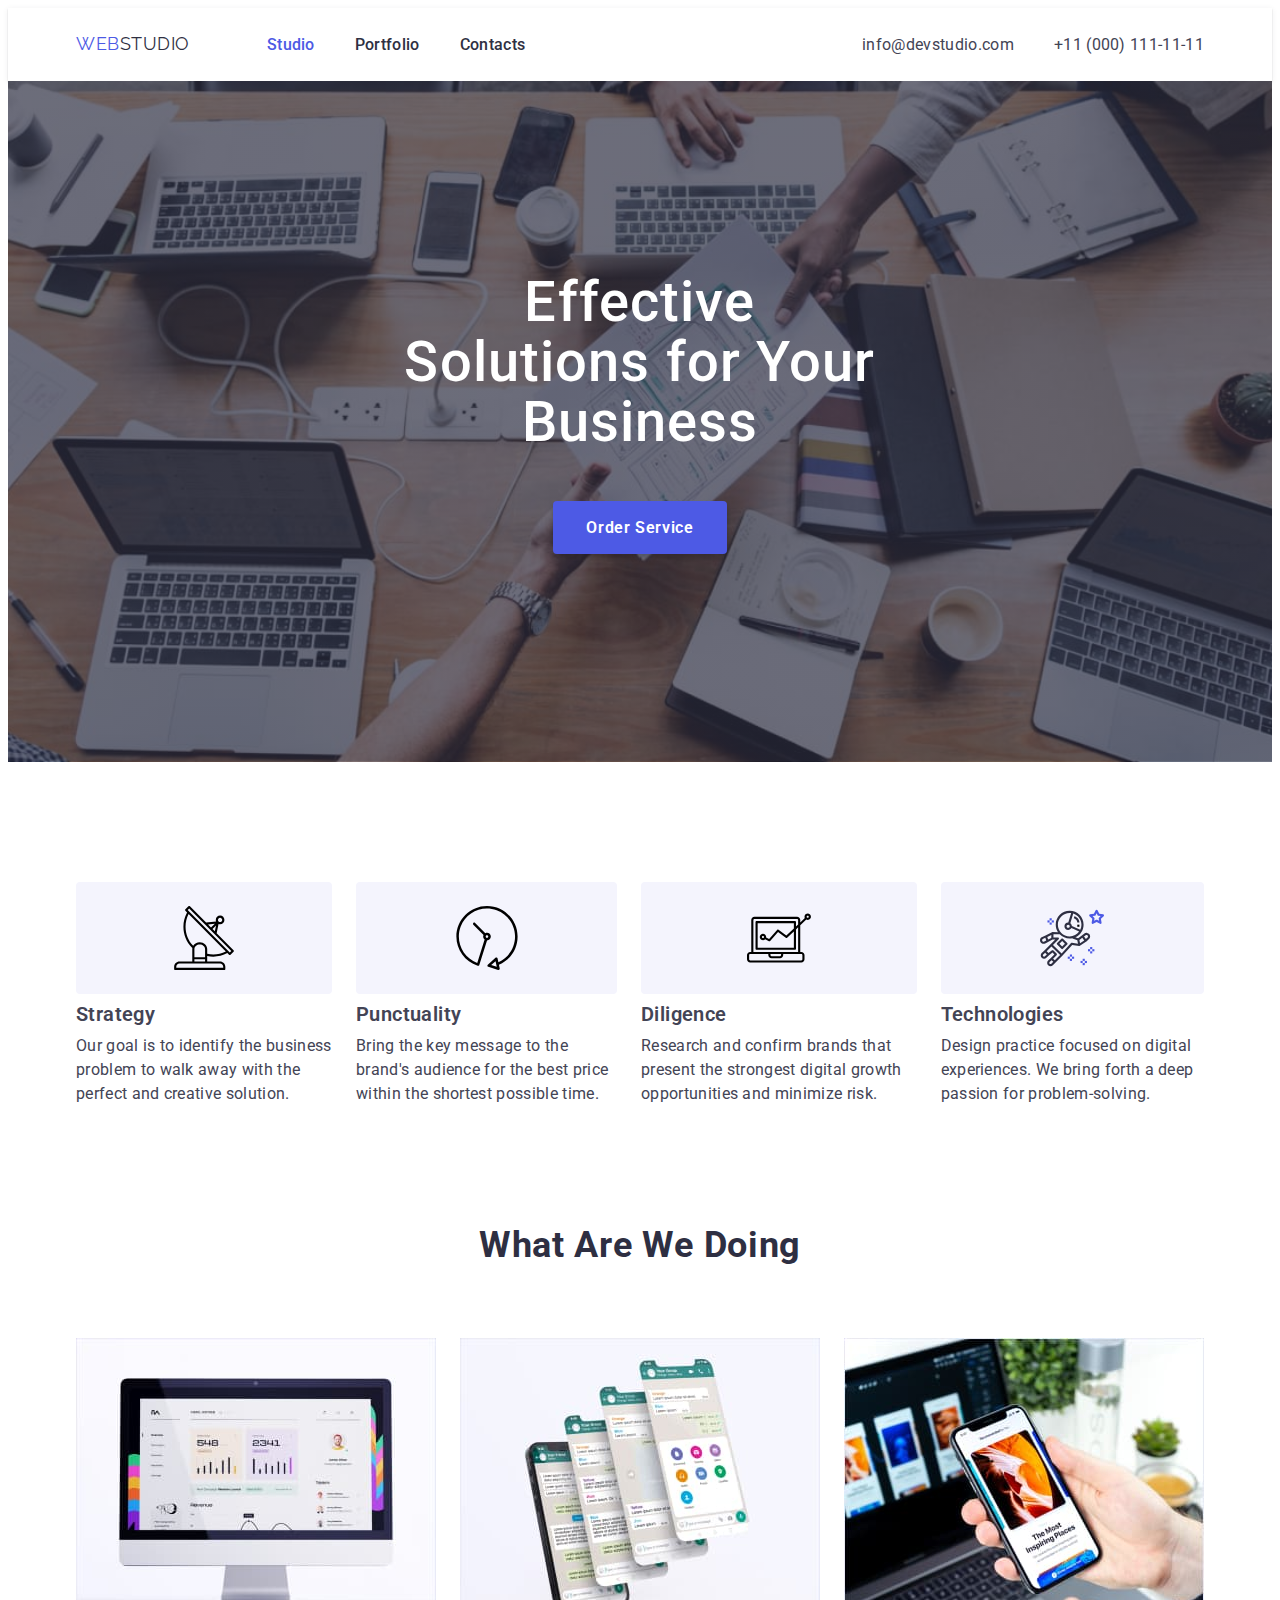
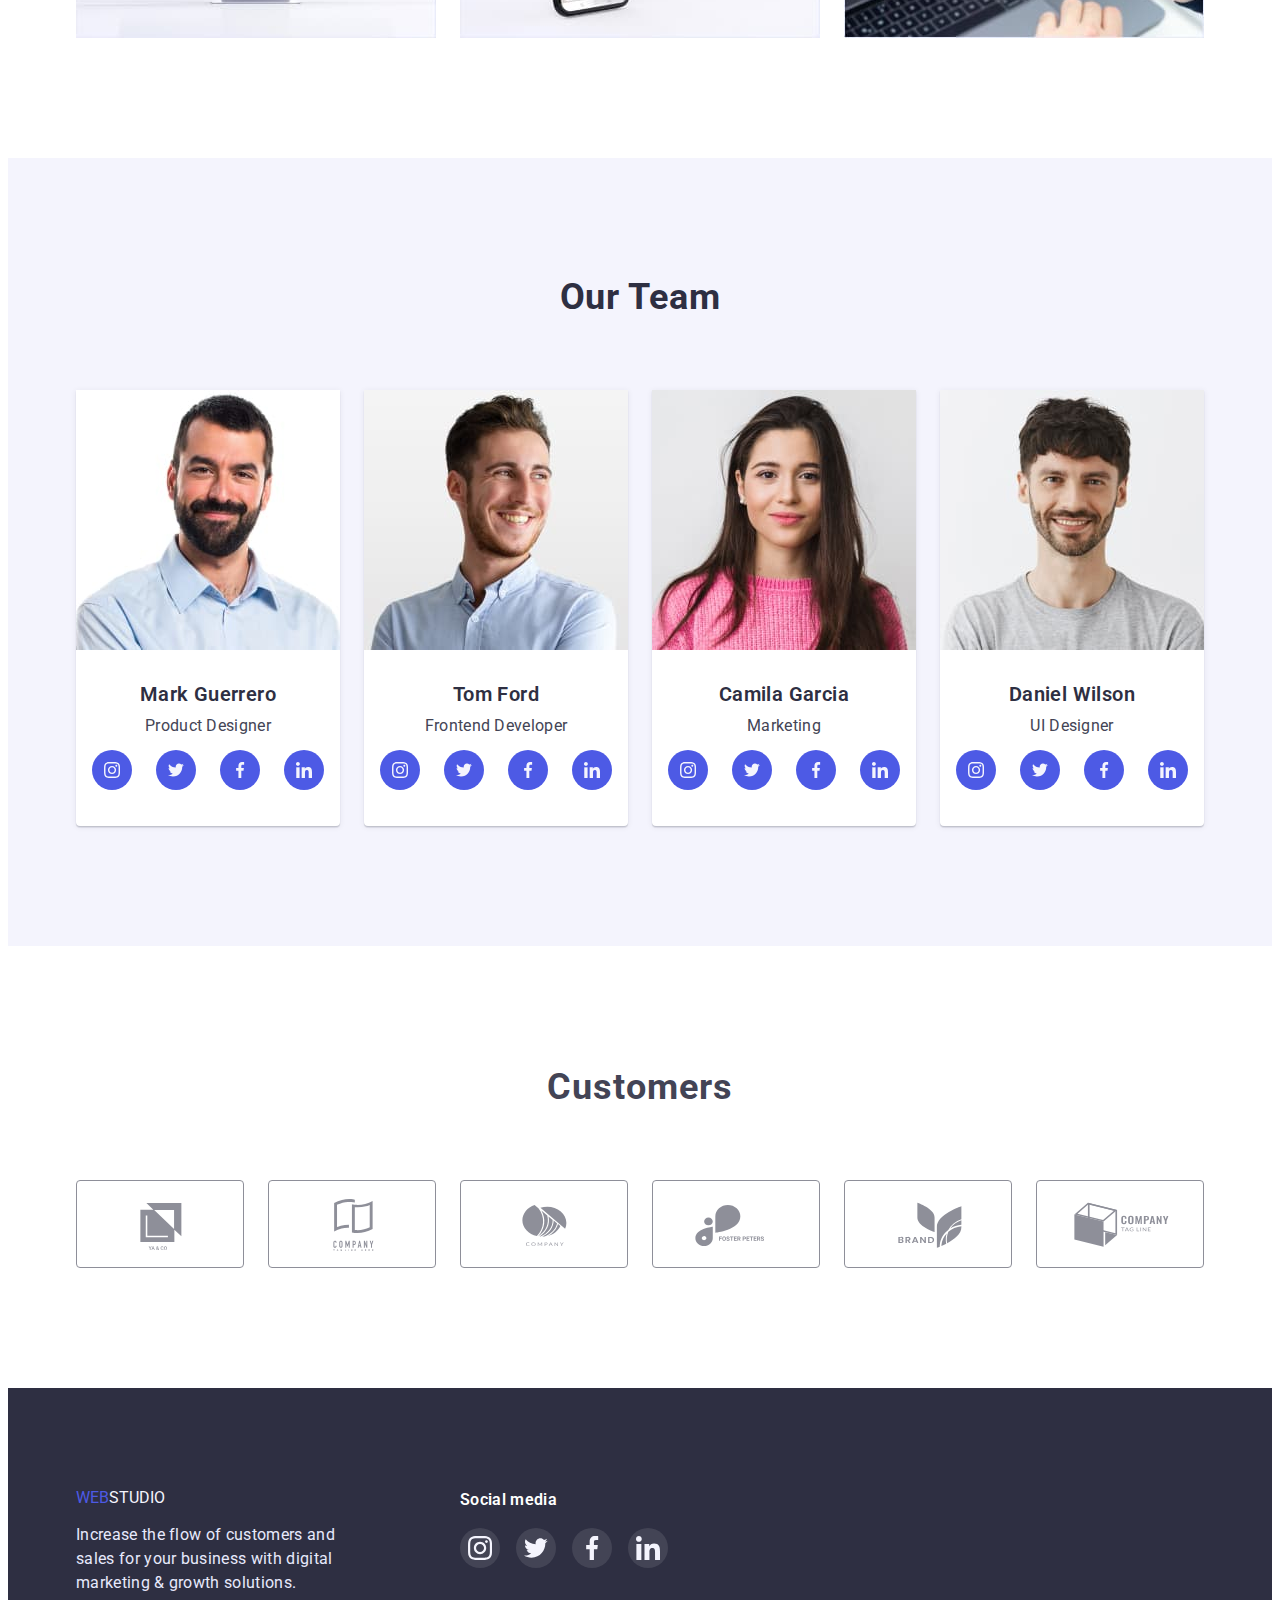
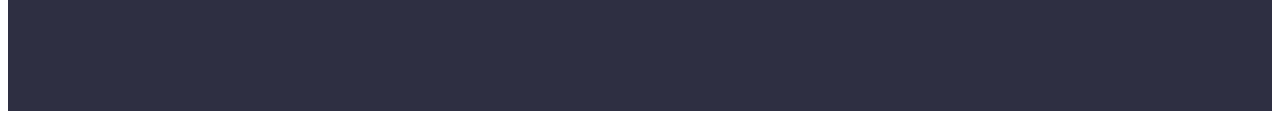
<file: index.html>
<!DOCTYPE html>
<html lang="en">
<head>
    <meta charset="UTF-8">
    <meta http-equiv="X-UA-Compatible" content="IE=edge">
    <meta name="viewport" content="width=device-width, initial-scale=1.0">
    <title>WEBSTUDIO</title>
    

    <link rel="preconnect" href="https://fonts.googleapis.com">
    <link rel="preconnect" href="https://fonts.gstatic.com" crossorigin>
    <link href="https://fonts.googleapis.com/css2?family=Raleway:wght@800&family=Roboto:wght@400;500;700;900&display=swap" rel="stylesheet">
    
    <link rel="stylesheet" href="https://cdnjs.cloudflare.com/ajax/libs/modern-normalize/1.1.0/modern-normalize.min.css" integrity="sha512-wpPYUAdjBVSE4KJnH1VR1HeZfpl1ub8YT/NKx4PuQ5NmX2tKuGu6U/JRp5y+Y8XG2tV+wKQpNHVUX03MfMFn9Q==" crossorigin="anonymous" referrerpolicy="no-referrer" />
    <link rel="stylesheet" href="./css/styles.css">

</head>
<body>
<!-- ==================== HEADER ==================== -->
    <header>
        
        <div class="container">

            <a class="logo link" href="./index.html"><span class="logo-text">WEB</span><span class="logo-text-secondary">STUDIO</span></a>
        
            <nav class="header-nav">
                <ul class="header-lists list">
                    <li class="header-item"><a class="header-link current link" href="./index.html">Studio</a></li>
                    <li class="header-item"><a class="header-link link" href="./portfolio.html">Portfolio</a></li>
                    <li class="header-item"><a class="header-link link" href="#">Contacts</a></li>
                </ul>
            </nav>

            <ul class="header-contacts list">
                <li class="header-contact-list"><a class="header-mail link" href="mailto:info@devstudio.com">info@devstudio.com</a></li>
                <li class="header-contact-list"><a class="header-phone link" href="tel:+11(000)1111111">+11 (000) 111-11-11</a></li>
            </ul>
        </div>
        
    </header>
<!-- ==================== / HEADER / ==================== -->
<!-- ==================== MAIN ==================== -->
    <main>

            <section class="hero">
                <div class="container">
                    <h1 class="hero-title">Effective Solutions for Your Business</h1>
                    <button class="hero-btn" type="button">Order Service</button>
                </div>
            </section>

            <section class="about" >
                <h2 class="visually-hidden">About our Company</h2>
                
                <div class="container">
                    <ul class="about-lists list">
                        <li class="about-item">
                            <div class="about-wrapper">
                                <svg class="about-icon">
                                    <use href="./images/icon.svg#about-1"></use>
                                </svg>
                            </div>
                            <h3 class="about-title">Strategy</h3>
                            <p class="about-text">Our goal is to identify the business
                                problem to walk away with the perfect and creative solution. </p>
                        </li>
                        <li class="about-item">
                            <div class="about-wrapper">
                                <svg class="about-icon">
                                    <use href="./images/icon.svg#about-2"></use>
                                </svg>
                            </div>
                            <h3 class="about-title">Punctuality</h3>
                            <p class="about-text">Bring the key message to the brand's audience for the best price within the shortest possible time.</p>
                        </li>
                        <li class="about-item">
                            <div class="about-wrapper">
                                <svg class="about-icon">
                                    <use href="./images/icon.svg#about-3"></use>
                                </svg>
                            </div>
                            <h3 class="about-title">Diligence</h3>
                            <p class="about-text">Research and confirm brands that present the strongest digital growth opportunities and minimize risk.</p>
                        </li>
                        <li class="about-item">
                            <div class="about-wrapper">
                                <svg class="about-icon">
                                    <use href="./images/icon.svg#about-4"></use>
                                </svg>
                            </div>
                            <h3 class="about-title">Technologies</h3>
                            <p class="about-text">Design practice focused on digital experiences. We bring forth a deep passion for problem-solving.</p>
                        </li>
                    </ul>
                </div>

            </section>


        <section>
            <div class="container">
                <h2 class="doing">What are we doing</h2>
                <ul class="doing-lists list">
                    <li class="doing-item"><img width="360" height="300" src="./images/desktop.jpg" alt="desktop"></li>
                    <li class="doing-item"><img width="360" height="300" src="./images/mobile.jpg" alt="mobile"></li>
                    <li class="doing-item"><img width="360" height="300" src="./images/platform.jpg" alt="platform"></li>
                </ul> 
            </div>
        </section>

        <section class="team-section">
            <div class="container">
                <h2 class="team">Our Team</h2>
                <ul class="team-lists list">
                    <li class="team-item">
                        <img src="./images/mark.jpg" alt="Mark" width="264" height="260">
                        <h3 class="team-title">Mark Guerrero</h3>
                        <p class="team-prof">Product Designer</p>
                        <ul class="list social-list">
                            <li class="social-list-item" >
                                <a class="social-list-link" href="">
                                    <svg class="social-link-icons" >
                                        <use href="./images/icon.svg#instagram" ></use>
                                    </svg>
                                </a>
                            </li>
                            <li class="social-list-item" >
                                <a class="social-list-link" href="">
                                    <svg class="social-link-icons" >
                                        <use href="./images/icon.svg#twitter" ></use>
                                    </svg>
                                </a>
                            </li>
                            <li class="social-list-item" >
                                <a class="social-list-link" href="">
                                    <svg class="social-link-icons" >
                                        <use href="./images/icon.svg#facebook" ></use>
                                    </svg>
                                </a>
                            </li>
                            <li class="social-list-item" >
                                <a class="social-list-link" href="">
                                    <svg class="social-link-icons" >
                                        <use href="./images/icon.svg#linkedin" ></use>
                                    </svg>
                                </a>
                            </li>
                        </ul>   
                    </li>
                    <li class="team-item">
                        <img src="./images/tom.jpg" alt="Tom" width="264" height="260">
                        <h3 class="team-title">Tom Ford</h3>
                        <p class="team-prof">Frontend Developer</p>
                        <ul class="list social-list">
                            <li class="social-list-item" >
                                <a class="social-list-link" href="">
                                    <svg class="social-link-icons" >
                                        <use href="./images/icon.svg#instagram" ></use>
                                    </svg>
                                </a>
                            </li>
                            <li class="social-list-item" >
                                <a class="social-list-link" href="">
                                    <svg class="social-link-icons" >
                                        <use href="./images/icon.svg#twitter" ></use>
                                    </svg>
                                </a>
                            </li>
                            <li class="social-list-item" >
                                <a class="social-list-link" href="">
                                    <svg class="social-link-icons" >
                                        <use href="./images/icon.svg#facebook" ></use>
                                    </svg>
                                </a>
                            </li>
                            <li class="social-list-item" >
                                <a class="social-list-link" href="">
                                    <svg class="social-link-icons" >
                                        <use href="./images/icon.svg#linkedin" ></use>
                                    </svg>
                                </a>
                            </li>
                        </ul>
                    </li>
                    <li class="team-item">
                        <img src="./images/camila.jpg" alt="Camila" width="264" height="260">
                        <h3 class="team-title">Camila Garcia</h3>
                        <p class="team-prof">Marketing</p>
                        <ul class="list social-list">
                            <li class="social-list-item" >
                                <a class="social-list-link" href="">
                                    <svg class="social-link-icons" >
                                        <use href="./images/icon.svg#instagram" ></use>
                                    </svg>
                                </a>
                            </li>
                            <li class="social-list-item" >
                                <a class="social-list-link" href="">
                                    <svg class="social-link-icons" >
                                        <use href="./images/icon.svg#twitter" ></use>
                                    </svg>
                                </a>
                            </li>
                            <li class="social-list-item" >
                                <a class="social-list-link" href="">
                                    <svg class="social-link-icons" >
                                        <use href="./images/icon.svg#facebook" ></use>
                                    </svg>
                                </a>
                            </li>
                            <li class="social-list-item" >
                                <a class="social-list-link" href="">
                                    <svg class="social-link-icons" >
                                        <use href="./images/icon.svg#linkedin" ></use>
                                    </svg>
                                </a>
                            </li>
                        </ul>
                    </li>
                    <li class="team-item">
                        <img src="./images/daniel.jpg" alt="Daniel" width="264" height="260">
                        <h3 class="team-title">Daniel Wilson</h3>
                        <p class="team-prof">UI Designer</p>
                        <ul class="list social-list">
                            <li class="social-list-item" >
                                <a class="social-list-link" href="">
                                    <svg class="social-link-icons" >
                                        <use href="./images/icon.svg#instagram" ></use>
                                    </svg>
                                </a>
                            </li>
                            <li class="social-list-item" >
                                <a class="social-list-link" href="">
                                    <svg class="social-link-icons" >
                                        <use href="./images/icon.svg#twitter" ></use>
                                    </svg>
                                </a>
                            </li>
                            <li class="social-list-item" >
                                <a class="social-list-link" href="">
                                    <svg class="social-link-icons" >
                                        <use href="./images/icon.svg#facebook" ></use>
                                    </svg>
                                </a>
                            </li>
                            <li class="social-list-item" >
                                <a class="social-list-link" href="">
                                    <svg class="social-link-icons" >
                                        <use href="./images/icon.svg#linkedin" ></use>
                                    </svg>
                                </a>
                            </li>
                        </ul>
                    </li>
                </ul>
            </div>
        </section>
        <section>
            <div class="container">
                <h2 class="customers">Customers</h2>
                <ul class="list customers-list">
                    <li class="customers-item">
                        <a class="customers-link" href="">
                            <svg class="customers-icon" >
                                <use href="./images/icon.svg#client-1" ></use>
                            </svg>
                        </a>
                    </li>
                    <li class="customers-item">
                        <a class="customers-link" href="">
                            <svg class="customers-icon" >
                                <use href="./images/icon.svg#client-2" ></use>
                            </svg>
                        </a>
                    </li>
                    <li class="customers-item">
                        <a class="customers-link" href="">
                            <svg class="customers-icon" >
                                <use href="./images/icon.svg#client-3" ></use>
                            </svg>
                        </a>
                    </li>
                    <li class="customers-item">
                        <a class="customers-link" href="">
                            <svg class="customers-icon" >
                                <use href="./images/icon.svg#client-4" ></use>
                            </svg>
                        </a>
                    </li>
                    <li class="customers-item">
                        <a class="customers-link" href="">
                            <svg class="customers-icon" >
                                <use href="./images/icon.svg#client-5" ></use>
                            </svg>
                        </a>
                    </li>
                    <li class="customers-item">
                        <a class="customers-link" href="">
                            <svg class="customers-icon" >
                                <use href="./images/icon.svg#client-6" ></use>
                            </svg>
                        </a>
                    </li>
                </ul>
            </div>
        </section>

    </main>
<!-- ==================== / MAIN / ==================== -->

    <footer>
        
        <div class="footer-wrapper container">
            <div class="footer-logo">
                <a class="footer-logo link" href="./index.html"><span class="logo-text">WEB</span><span class="logo-text-secondary">STUDIO</span></a>
                <p class="footer-text">Increase the flow of customers and sales for your business with digital marketing & growth solutions.</p>
            </div>   
            <div class="footer-social">
                <h2 class="footer-social-title">Social media</h2>
                <ul class="list footer-social-list">
                    <li class="footer-social-list-item" >
                        <a class="footer-social-list-link" href="">
                            <svg class="footer-social-link-icons" >
                                <use href="./images/icon.svg#instagram" ></use>
                            </svg>
                        </a>
                    </li>
                    <li class="footer-social-list-item" >
                        <a class="footer-social-list-link" href="">
                            <svg class="footer-social-link-icons" >
                                <use href="./images/icon.svg#twitter" ></use>
                            </svg>
                        </a>
                    </li>
                    <li class="footer-social-list-item" >
                        <a class="footer-social-list-link" href="">
                            <svg class="footer-social-link-icons" >
                                <use href="./images/icon.svg#facebook" ></use>
                            </svg>
                        </a>
                    </li>
                    <li class="footer-social-list-item" >
                        <a class="footer-social-list-link" href="">
                            <svg class="footer-social-link-icons" >
                                <use href="./images/icon.svg#linkedin" ></use>
                            </svg>
                        </a>
                    </li>
                </ul>
            </div> 
        
        </div>
               
    </footer>
    
</body>
</html>
</file>
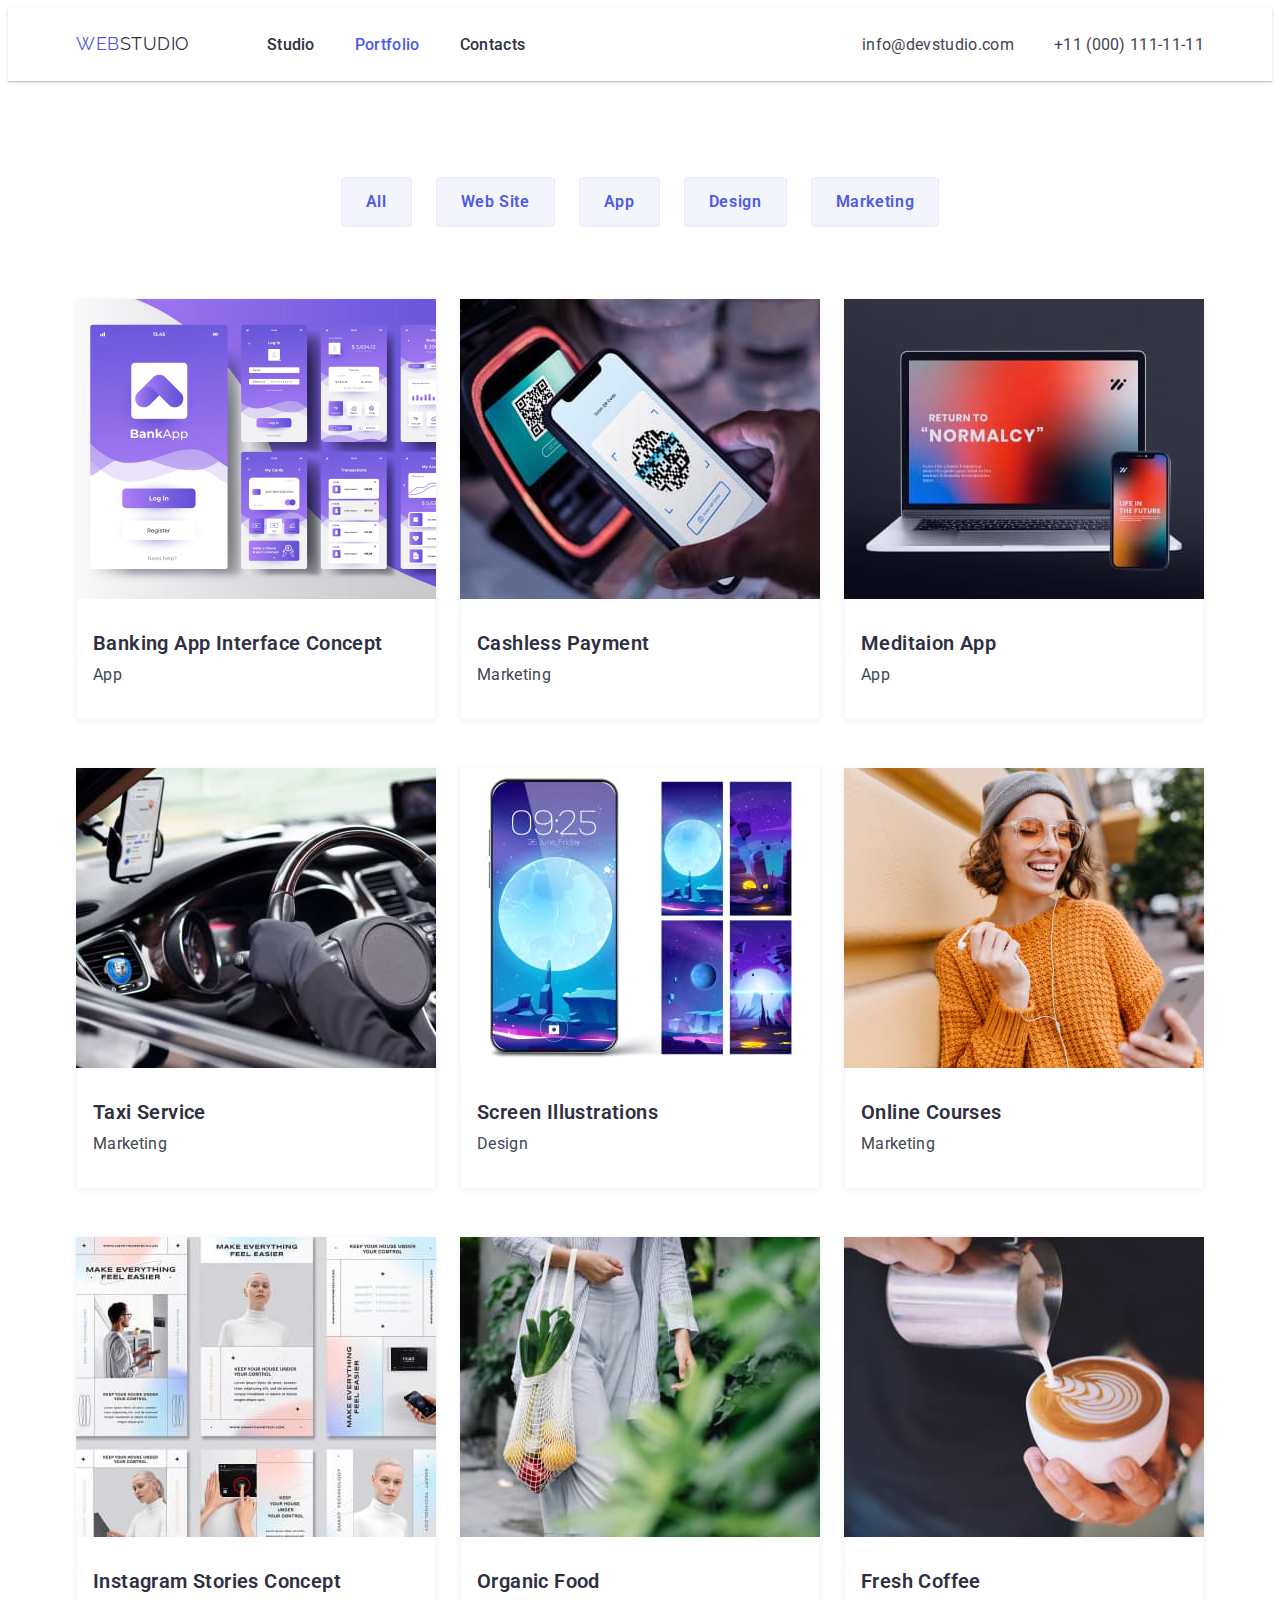
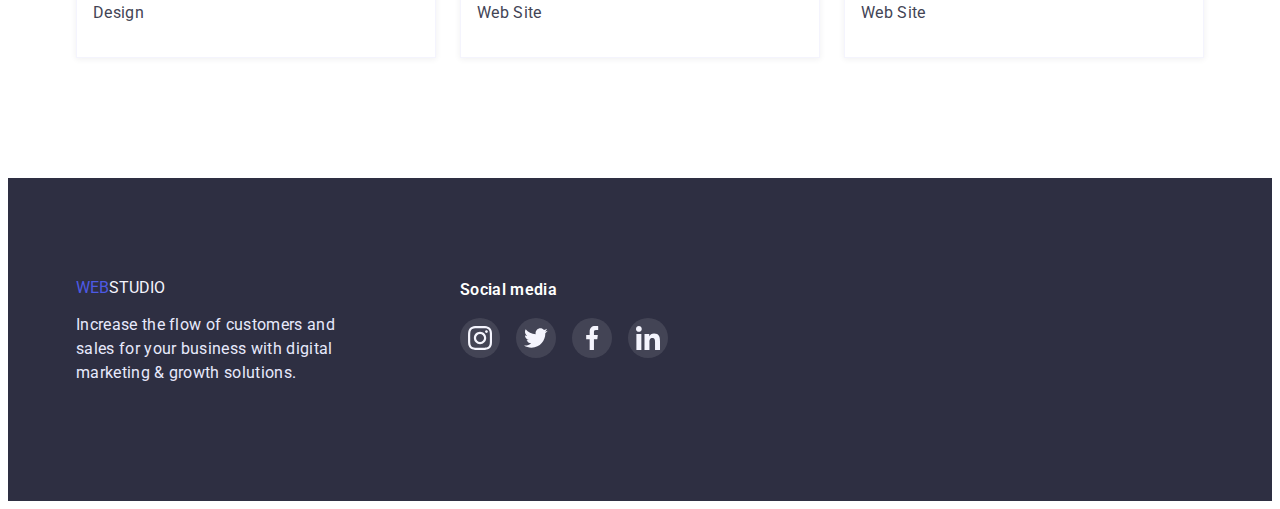
<file: portfolio.html>
<!DOCTYPE html>
<html lang="en">
<head>
    <meta charset="UTF-8">
    <meta http-equiv="X-UA-Compatible" content="IE=edge">
    <meta name="viewport" content="width=device-width, initial-scale=1.0">
    <title>Portfolio</title>
    

    <link rel="preconnect" href="https://fonts.googleapis.com">
    <link rel="preconnect" href="https://fonts.gstatic.com" crossorigin>
    <link href="https://fonts.googleapis.com/css2?family=Raleway:wght@800&family=Roboto:wght@400;500;700;900&display=swap" rel="stylesheet">
    
    <link rel="stylesheet" href="https://cdnjs.cloudflare.com/ajax/libs/modern-normalize/1.1.0/modern-normalize.min.css" integrity="sha512-wpPYUAdjBVSE4KJnH1VR1HeZfpl1ub8YT/NKx4PuQ5NmX2tKuGu6U/JRp5y+Y8XG2tV+wKQpNHVUX03MfMFn9Q==" crossorigin="anonymous" referrerpolicy="no-referrer" />
    <link rel="stylesheet" href="./css/styles.css">

</head>
<body>
<!-- ==================== HEADER ==================== -->  
    <header>

        <div class="container">

            <a class="logo link" href="./index.html"><span class="logo-text">WEB</span><span class="logo-text-secondary">STUDIO</span></a>
            
            <nav class="header-nav">
                <ul class="header-lists list">
                    <li class="header-item"><a class="header-link link" href="./index.html">Studio</a></li>
                    <li class="header-item"><a class="header-link current link" href="./portfolio.html">Portfolio</a></li>
                    <li class="header-item"><a class="header-link link" href="#">Contacts</a></li>
                </ul>
            </nav>

            <ul class="header-contacts list">
                <li class="header-contact-list"><a class="header-mail link" href="mailto:info@devstudio.com">info@devstudio.com</a></li>
                <li class="header-contact-list"><a class="header-phone link" href="tel:+11(000)1111111">+11 (000) 111-11-11</a></li>
            </ul>
        
        </div>
          
    </header>
<!-- ==================== / HEADER / ==================== -->
<!-- ==================== MAIN ==================== -->
    <main>

        <h1 class="main-portfolio-title visually-hidden">Our Projects</h1>

        <section>
            <div class="container">

                <ul class="portfolio-list list ">
                    <li class="portfolio-item">
                        <button class="portfolio-btn" type="button">All</button>
                    </li>
                    <li class="portfolio-item">
                        <button class="portfolio-btn" type="button">Web Site</button>
                    </li>
                    <li class="portfolio-item">
                        <button class="portfolio-btn" type="button">App</button>
                    </li>
                    <li class="portfolio-item">
                        <button class="portfolio-btn" type="button">Design</button>
                    </li>
                    <li class="portfolio-item">
                        <button class="portfolio-btn" type="button">Marketing</button>
                    </li>
                </ul>
            
            </div>
            
            <div class="container">

                <ul class=" portfolio-projects list">
                    <li class="link-item">
                        <a class="link" href="#">
                            <img width="360" height="300" src="./images/bankingapp.jpg" alt="Our Projects">
                                <div class="cards-wrapper">
                                    <h2 class="portfolio-title">Banking App Interface Concept</h2>
                                    <p class="portfolio-description">App</p>
                                </div>
                        </a>
                    </li>
                    <li class="link-item">
                        <a class="link" href="#">
                            <img width="360" height="300" src="./images/cashpay.jpg" alt="Our Projects">
                                <div class="cards-wrapper">
                                    <h2 class="portfolio-title">Cashless Payment</h2>
                                    <p class="portfolio-description">Marketing</p>
                                </div>
                        </a>
                    </li>
                    <li class="link-item">
                        <a class="link" href="#">
                            <img width="360" height="300" src="./images/mediapp.jpg" alt="Our Projects">
                                <div class="cards-wrapper">
                                    <h2 class="portfolio-title">Meditaion App</h2>
                                    <p class="portfolio-description">App</p>
                                </div>
                        </a>
                    </li>
                    <li class="link-item">
                        <a class="link" href="#">
                            <img width="360" height="300" src="./images/taxi.jpg" alt="Our Projects">
                                <div class="cards-wrapper">
                                    <h2 class="portfolio-title">Taxi Service</h2>
                                    <p class="portfolio-description">Marketing</p>
                                </div>
                        </a>
                    </li>
                    <li class="link-item">
                        <a class="link" href="#">
                            <img width="360" height="300" src="./images/csrillustr.jpg" alt="Our Projects">
                                <div class="cards-wrapper">
                                    <h2 class="portfolio-title">Screen Illustrations</h2>
                                    <p class="portfolio-description">Design</p>
                                </div>
                        </a>
                    </li>
                    <li class="link-item">
                        <a class="link" href="#">
                            <img width="360" height="300" src="./images/courses.jpg" alt="Our Projects">
                                <div class="cards-wrapper">
                                    <h2 class="portfolio-title">Online Courses</h2>
                                    <p class="portfolio-description">Marketing</p>
                                </div>
                        </a>
                    </li>
                    <li class="link-item">
                        <a class="link" href="#">
                            <img width="360" height="300" src="./images/instaconcept.jpg" alt="Our Projects">
                                <div class="cards-wrapper">
                                    <h2 class="portfolio-title">Instagram Stories Concept</h2>
                                    <p class="portfolio-description">Design</p>
                                </div>
                        </a>
                    </li>
                    <li class="link-item">
                        <a class="link" href="#">
                            <img width="360" height="300" src="./images/organicfood.jpg" alt="Our Projects">
                                <div class="cards-wrapper">
                                    <h2 class="portfolio-title">Organic Food</h2>
                                    <p class="portfolio-description">Web Site</p>
                                </div>
                        </a>
                    </li>
                    <li class="link-item">
                        <a class="link" href="#">
                            <img width="360" height="300" src="./images/freshcoffe.jpg" alt="Our Projects">
                                <div class="cards-wrapper">
                                    <h2 class="portfolio-title">Fresh Coffee</h2>
                                    <p class="portfolio-description">Web Site</p>
                                </div>
                        </a>
                    </li>
                </ul>
            
            </div>

        </section>
    </main>
<!-- ==================== / MAIN / ==================== -->
    <footer>
        
        <div class="footer-wrapper container">
            <div class="footer-logo">
                <a class="footer-logo link" href="./index.html"><span class="logo-text">WEB</span><span class="logo-text-secondary">STUDIO</span></a>
                <p class="footer-text">Increase the flow of customers and sales for your business with digital marketing & growth solutions.</p>
            </div>   
            <div class="footer-social">
                <h2 class="footer-social-title">Social media</h2>
                <ul class="list footer-social-list">
                    <li class="footer-social-list-item" >
                        <a class="footer-social-list-link" href="">
                            <svg class="footer-social-link-icons" >
                                <use href="./images/icon.svg#instagram" ></use>
                            </svg>
                        </a>
                    </li>
                    <li class="footer-social-list-item" >
                        <a class="footer-social-list-link" href="">
                            <svg class="footer-social-link-icons" >
                                <use href="./images/icon.svg#twitter" ></use>
                            </svg>
                        </a>
                    </li>
                    <li class="footer-social-list-item" >
                        <a class="footer-social-list-link" href="">
                            <svg class="footer-social-link-icons" >
                                <use href="./images/icon.svg#facebook" ></use>
                            </svg>
                        </a>
                    </li>
                    <li class="footer-social-list-item" >
                        <a class="footer-social-list-link" href="">
                            <svg class="footer-social-link-icons" >
                                <use href="./images/icon.svg#linkedin" ></use>
                            </svg>
                        </a>
                    </li>
                </ul>
            </div> 
        
        </div>

    </footer>
</body>
</html>
</file>
<file: css/styles.css>
:root {
    --primary-font: 'Roboto', sans-serif;
    --secondary-font: 'Raleway', sans-serif;
    --primary-text-color: #434455;
}

body {
    font-family: var(--primary-font);
    color: var(--primary-text-color); 
}

*,
*::before,
*::after {
  box-sizing: border-box;
}

h1,
h2,
h3,
h4,
h5,
h6,
p,
ul {
    padding: 0;
    margin: 0;
}

img {
    display: block;
    min-width: 100%;
}

.list {
    list-style: none;
}

.link {
    text-decoration: none;
}

button {
    cursor: pointer;
    font-family: inherit;
}

.container  {
    width: 1158px;
    padding-left: 15px;
    padding-right: 15px;
    margin: 0 auto;
}

section {
    padding-top: 120px;
    padding-bottom: 120px;
}

.visually-hidden {
    position: absolute;
    width: 1px;
    height: 1px;
    margin: -1px;
    border: 0;
    padding: 0;
    white-space: nowrap;
    clip-path: inset(100%);
    clip: rect(0 0 0 0);
    overflow: hidden;
  }
  
/* ==================== COMPONENTS ==================== */
/* ==================== /COMPONENTS ==================== */

/* ==================== HEADER ==================== */
header {
    box-shadow: 0px 2px 1px rgba(46, 47, 66, 0.08), 0px 1px 1px rgba(46, 47, 66, 0.16), 0px 1px 6px rgba(46, 47, 66, 0.08);
}

header .container {
    display: flex;
    align-items: baseline;
}

.logo {
    font-family: 'Raleway', sans-serif;
    font-size: 18px;
    line-height: 1.33;
    letter-spacing: 0.03em;
    text-transform: uppercase;
    margin-right: 77px;
    padding-top: 24px;
    padding-bottom: 24px
}

.logo-text {
    color: #4D5AE5;
}

header .logo-text-secondary {
    color: #2E2F42;
}

/* .header-nav {} */

.header-lists {
    display: flex;
}

.header-item {
    margin-right: 40px;
}

.header-item:last-child {
    margin-right: 0;
}

.header-link {
    font-weight: 500;
    font-size: 16px;
    line-height: 1.5;
    letter-spacing: 0.02em;
    color: #2E2F42;
    padding-top: 24px;
    padding-bottom: 24px;
    display: block;
}

.header-contacts {
    display: flex;
    margin-left: auto;
}

/* .header-contact-list {} */

.header-contact-list:first-child {
    margin-right: 40px;
}

.header-mail,
.header-phone {
    font-size: 16px;
    line-height: 1.5;
    letter-spacing: 0.02em;
    color: #434455;
    padding-top: 24px;
    padding-bottom: 24px;
}

.current,
.header-link:hover,
.header-link:focus,
.header-mail:hover,
.header-mail:focus,
.header-phone:hover,
.header-phone:focus {
    color: #4D5AE5;
}

/* ==================== /HEADER ==================== */

/* ==================== MAIN ==================== */

.hero {
    background: #2E2F42;
    text-align: center;

    background-image: linear-gradient(rgba(46, 47, 66, 0.7), rgba(46, 47, 66, 0.7)),
        url(../images/hero-office.jpg);
    background-repeat: no-repeat;
    background-size: cover;
    background-position: center center;
}

.hero-title {
    font-weight: 500;
    font-size: 56px;
    line-height: 1.07;
    letter-spacing: 0.02em;
    color: #FFFFFF;
    width: 492px;
    margin-left: auto;
    margin-right: auto;
    margin-bottom: 48px;
    padding-top: 72px;
}

.hero-btn {
    font-weight: 600;
    font-size: 16px;
    line-height: 1.19;
    letter-spacing: 0.04em;
    color: #FFFFFF;
    background: #4D5AE5;   
    padding: 16px 32px;
    margin-bottom: 88px;
    border: 1px solid transparent;
    border-radius: 4px;
    box-shadow: 0px 4px 4px rgba(0, 0, 0, 0.15);
}

.hero-btn:hover,
.hero-btn:focus {
    background: #404BBF;
    box-shadow: 0px 4px 4px rgba(0, 0, 0, 0.15);
}

.about {
    padding-bottom: 0;
}

.about-lists {
    display: flex;
    gap: 24px;
}

.about-item:last-child {
    margin-right: 0;
}

.about-wrapper {
    display: flex;
    background: #F4F4FD;
    border-radius: 4px;
    justify-content: center;
    align-items: center;
    height: 112px;
}

.about-icon {
    width: 64px;
    height: 64px;
}

.about-title {
    font-weight: 600;
    font-size: 20px;
    line-height: 1.2;
    letter-spacing: 0.02em;
    padding-top: 8px;
    padding-bottom: 8px;
}

.about-text {
    font-weight: 400;
    font-size: 16px;
    line-height: 1.5;
    letter-spacing: 0.02em;
    color: #434455;
}

.doing {
    font-weight: 700;
    font-size: 36px;
    line-height: 1.11;
    letter-spacing: 0.02em;
    text-transform: capitalize;
    color: #2E2F42;
    text-align: center;
    margin-bottom: 72px;
}

.doing-lists {
    display: flex;
}

.doing-item:not(:last-child) {
    margin-right: 24px;
}

/* .doing-item {} */

.team-section{
    background: #F4F4FD;
    padding-bottom: 0;
}

.team {
    font-weight: 700;
    font-size: 36px;
    line-height: 1.11;
    letter-spacing: 0.02em;
    text-transform: capitalize;
    color: #2E2F42;
    text-align: center;
    margin-bottom: 72px;
}

.team-lists {
    display: flex;
    padding-bottom: 120px;
}

.team-item {
    margin-right: 24px;
    background-color: #fff;
    border-radius: 0px 0px 4px 4px;
    box-shadow: 0px 1px 6px rgba(46, 47, 66, 0.08), 0px 1px 1px rgba(46, 47, 66, 0.16), 0px 2px 1px rgba(46, 47, 66, 0.08);
}

.team-item:last-child {
    margin-right: 0;
}

.team-item img { 
    margin-bottom: 32px;
}

.team-title {
    font-weight: 600;
    font-size: 20px;
    line-height: 1.2;
    letter-spacing: 0.02em;
    color: #2E2F42; 
    margin-bottom: 8px;
    text-align: center;
}

.team-prof {
    font-size: 16px;
    line-height: 1.5;
    letter-spacing: 0.02em;
    color: #434455;
    padding-bottom: 12px;
    text-align: center;  
}

.social-list {
    display: flex;
    justify-content: center;
    gap: 24px;
    margin-bottom: 36px;
}

.social-list-link {
    display: flex;
    justify-content: center;
    align-items: center;
    width: 40px;
    height: 40px;
    background: #4D5AE5;
    border-radius: 50%;
}

.social-list-link:hover,
.social-list-link:focus {
    background: #404BBF;
    box-shadow: 0px 4px 4px rgba(0, 0, 0, 0.15);
}

.social-link-icons {
    width: 16px;
    height: 16px;
    fill: #F4F4FD;
}

.customers  {
    font-family: var(--primary-font);
    font-weight: 700;
    font-size: 36px;
    line-height: 42px;
    text-align: center;
    letter-spacing: 0.03em;
    margin-bottom: 72px;
}

.customers-list {
    display: flex;
    gap: 24px;
}

.customers-link {
    display: flex;
    width: 168px;
    height: 88px;
    border: 1px solid #8E8F99;
    border-radius: 4px;
    justify-content: center;
    align-items: center;
    color: #8E8F99;
}

.customers-link:hover,
.customers-link:focus {
    border-color: #404BBF;
    color: #404BBF;
}

.customers-icon {
    width: 104px;
    height: 56px;
    fill: currentColor;
}
/* ==================== /MAIN ==================== */

/* ==================== FOOTER ==================== */

footer {
    background: #2E2F42;
    padding-top: 100px;
    padding-bottom: 100px;   
}

.footer-wrapper {
    display: flex;
}

.footer-logo {
    display: block;
    margin-right: 120px;
}

.footer-logo {
    margin-bottom: 16px;
}

footer .logo-text-secondary {
    color: #F4F4FD;
}

.footer-text {
    font-size: 16px;
    line-height: 1.5;
    letter-spacing: 0.02em;
    color: #E7E9FC;
    width: 264px;
    display: block;
}

.footer-social-title {
    font-family: var(--primary-font);
    font-weight: 600;
    font-size: 16px;
    line-height: 1.5;
    letter-spacing: 0.02em;
    color: #FFFFFF;
    margin-bottom: 16px;
}

.footer-social-list {
    display: flex;
    gap: 16px;
}

.footer-social-list-link {
    display: flex;
    justify-content: center;
    align-items: center;
    width: 40px;
    height: 40px;
    background: rgba(255, 255, 255, 0.1);
    border-radius: 50%;   
}

.footer-social-list-link:hover,
.footer-social-list-link:focus {
    background: #31D0AA;
}

.footer-social-link-icons {
    width: 24px;
    height: 24px;
    fill:#F4F4FD;
}

/* ==================== /FOOTER ==================== */


/* PORTFOLIO PORTFOLIO PORTFOLIO PORTFOLIO PORTFOLIO PORTFOLIO PORTFOLIO PORTFOLIO PORTFOLIO PORTFOLIO*/


/* ==================== MAIN ==================== */

/* .main-portfolio-title {} */

.portfolio-list {
    display: flex;
    justify-content: center;
    margin-top: -24px;
    margin-bottom: 72px;   
}

.link-item {
    margin-right: 24px;
    margin-bottom: 48px;
    background: #FFFFFF;
    box-shadow: 0px 1px 6px rgba(46, 47, 66, 0.08);
}

.link-item:hover,
.link-item:focus {
    box-shadow: 0px 1px 6px rgba(46, 47, 66, 0.08), 0px 1px 1px rgba(46, 47, 66, 0.16), 0px 2px 1px rgba(46, 47, 66, 0.08);
}

.cards-wrapper {
    border-bottom: 0.5px solid #F4F4FD;
    border-left: 0.5px solid #F4F4FD;
    border-right: 0.5px solid #F4F4FD;
    padding-top: 32px;
    padding-bottom: 32px;
}

.link-item:nth-child(3n) {
    margin-right: 0;
}

.link-item:nth-last-child(-n+3) {
    margin-bottom: 0;
}

.portfolio-item {
    margin-right: 24px;
}

.portfolio-item:last-child {
    margin-right: 0;
}

.portfolio-btn {
    font-weight: 600;
    font-size: 16px;
    line-height: 1.5;
    letter-spacing: 0.04em;
    color: #4D5AE5;
    background: #F4F4FD;
    border: 1px solid #E7E9FC;
    padding: 12px 24px;
    border-radius: 4px;
}

.portfolio-btn:hover,
.portfolio-btn:focus {
    color: #FFFFFF;
    background: #404BBF;
    box-shadow: 0px 3px 1px rgba(0, 0, 0, 0.1), 0px 2px 1px rgba(0, 0, 0, 0.08), 0px 2px 2px rgba(0, 0, 0, 0.12);
}

.portfolio-projects {
    display: flex;
    flex-wrap: wrap;
}

.portfolio-title {
    font-weight: 600;
    font-size: 20px;
    line-height: 1.2;
    letter-spacing: 0.02em;
    color: #2E2F42;
    margin-bottom: 8px;
    padding-left: 16px;   
}

.portfolio-description {
    font-size: 16px;
    line-height: 1.5;   
    letter-spacing: 0.02em; 
    color: #434455;
    padding-left: 16px; 
}
/* ==================== /MAIN ==================== */



/* PORTFOLIO PORTFOLIO PORTFOLIO PORTFOLIO PORTFOLIO PORTFOLIO PORTFOLIO PORTFOLIO PORTFOLIO PORTFOLIO*/
</file>
